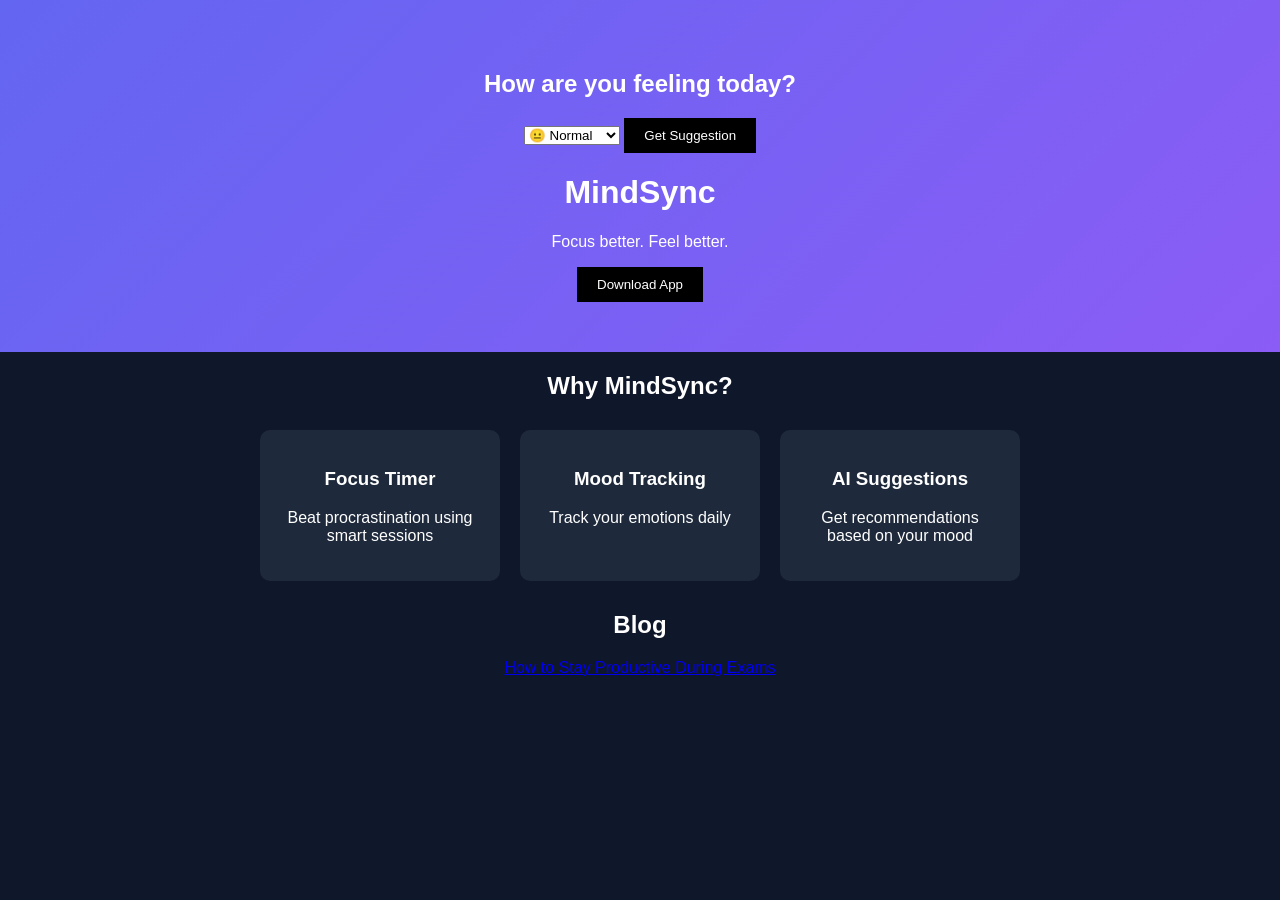
<file: index.html>
<!DOCTYPE html>
<html>
<head>
    <title>MindSync - Focus & Wellness</title>
    <link rel="stylesheet" href="style.css">
    <meta name="description" content="MindSync helps students improve focus, reduce stress, and stay productive during exams.">

    <meta name="keywords" content="productivity app, mental health app for students, how to stay productive, stop procrastination">

    <meta name="author" content="Mansi Urkude">
    <!-- Google Analytics -->
    <script async src="https://www.googletagmanager.com/gtag/js?id=G-XXXX"></script>
    <script>
    window.dataLayer = window.dataLayer || [];
    function gtag(){dataLayer.push(arguments);}
    gtag('js', new Date());
    gtag('config', 'G-DYT3ZFW0PY');
    </script>
</head>

<body>

<header>
    <h2>How are you feeling today?</h2>

    <select id="mood">
        <option>😐 Normal</option>
        <option>😴 Tired</option>
        <option>😰 Stressed</option>
    </select>

<button onclick="recommend()">Get Suggestion</button>

<p id="result"></p>

<script>
function recommend() {
    let mood = document.getElementById("mood").value;
    let result = document.getElementById("result");

    if (mood.includes("Tired")) {
        result.innerText = "Take a short break ☕";
    } else if (mood.includes("Stressed")) {
        result.innerText = "Try breathing exercise 🧘";
    } else {
        result.innerText = "Start a 25 min focus session 🎯";
    }
}
</script>
    <h1>MindSync</h1>
    <p>Focus better. Feel better.</p>
    <button>Download App</button>
</header>

<section>
    <h2>Why MindSync?</h2>
    <div class="cards">
        <div class="card">
            <h3>Focus Timer</h3>
            <p>Beat procrastination using smart sessions</p>
        </div>

        <div class="card">
            <h3>Mood Tracking</h3>
            <p>Track your emotions daily</p>
        </div>

        <div class="card">
            <h3>AI Suggestions</h3>
            <p>Get recommendations based on your mood</p>
        </div>
    </div>
</section>

<section>
    <h2>Blog</h2>
    <a href="blog.html">How to Stay Productive During Exams</a>
</section>

</body>
</html>
</file>
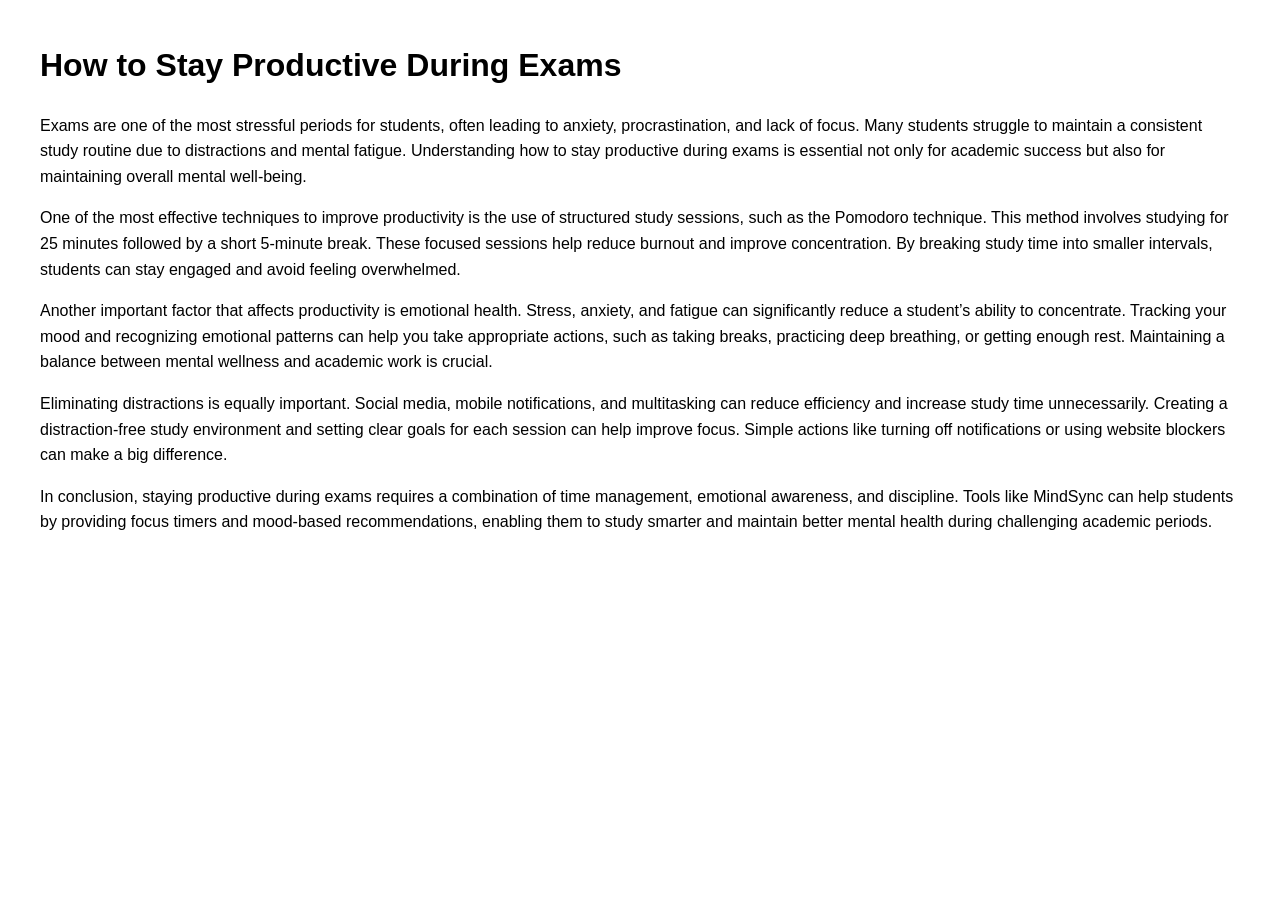
<file: blog.html>
<!DOCTYPE html>
<html>
<head>
    <title>How to Stay Productive During Exams | MindSync</title>

    <meta name="description" content="Learn how to stay productive during exams with practical tips on focus, time management, and mental wellness for students.">

    <meta name="keywords" content="how to stay productive, student productivity tips, stop procrastination, mental health for students">

    <meta name="author" content="Your Name">
</head>

<body style="font-family: Arial; margin: 40px; line-height: 1.6;">

<h1>How to Stay Productive During Exams</h1>

<p>
Exams are one of the most stressful periods for students, often leading to anxiety, procrastination, and lack of focus. Many students struggle to maintain a consistent study routine due to distractions and mental fatigue. Understanding how to stay productive during exams is essential not only for academic success but also for maintaining overall mental well-being.
</p>

<p>
One of the most effective techniques to improve productivity is the use of structured study sessions, such as the Pomodoro technique. This method involves studying for 25 minutes followed by a short 5-minute break. These focused sessions help reduce burnout and improve concentration. By breaking study time into smaller intervals, students can stay engaged and avoid feeling overwhelmed.
</p>

<p>
Another important factor that affects productivity is emotional health. Stress, anxiety, and fatigue can significantly reduce a student’s ability to concentrate. Tracking your mood and recognizing emotional patterns can help you take appropriate actions, such as taking breaks, practicing deep breathing, or getting enough rest. Maintaining a balance between mental wellness and academic work is crucial.
</p>

<p>
Eliminating distractions is equally important. Social media, mobile notifications, and multitasking can reduce efficiency and increase study time unnecessarily. Creating a distraction-free study environment and setting clear goals for each session can help improve focus. Simple actions like turning off notifications or using website blockers can make a big difference.
</p>

<p>
In conclusion, staying productive during exams requires a combination of time management, emotional awareness, and discipline. Tools like MindSync can help students by providing focus timers and mood-based recommendations, enabling them to study smarter and maintain better mental health during challenging academic periods.
</p>

</body>
</html>
</file>
<file: style.css>
body {
    font-family: Arial;
    margin: 0;
    background: #0f172a;
    color: white;
    text-align: center;
}

header {
    padding: 50px;
    background: linear-gradient(135deg, #6366f1, #8b5cf6);
}

button {
    padding: 10px 20px;
    border: none;
    background: black;
    color: white;
    cursor: pointer;
}

.cards {
    display: flex;
    justify-content: center;
    gap: 20px;
    margin: 30px;
}

.card {
    background: #1e293b;
    padding: 20px;
    border-radius: 10px;
    width: 200px;
}
</file>
